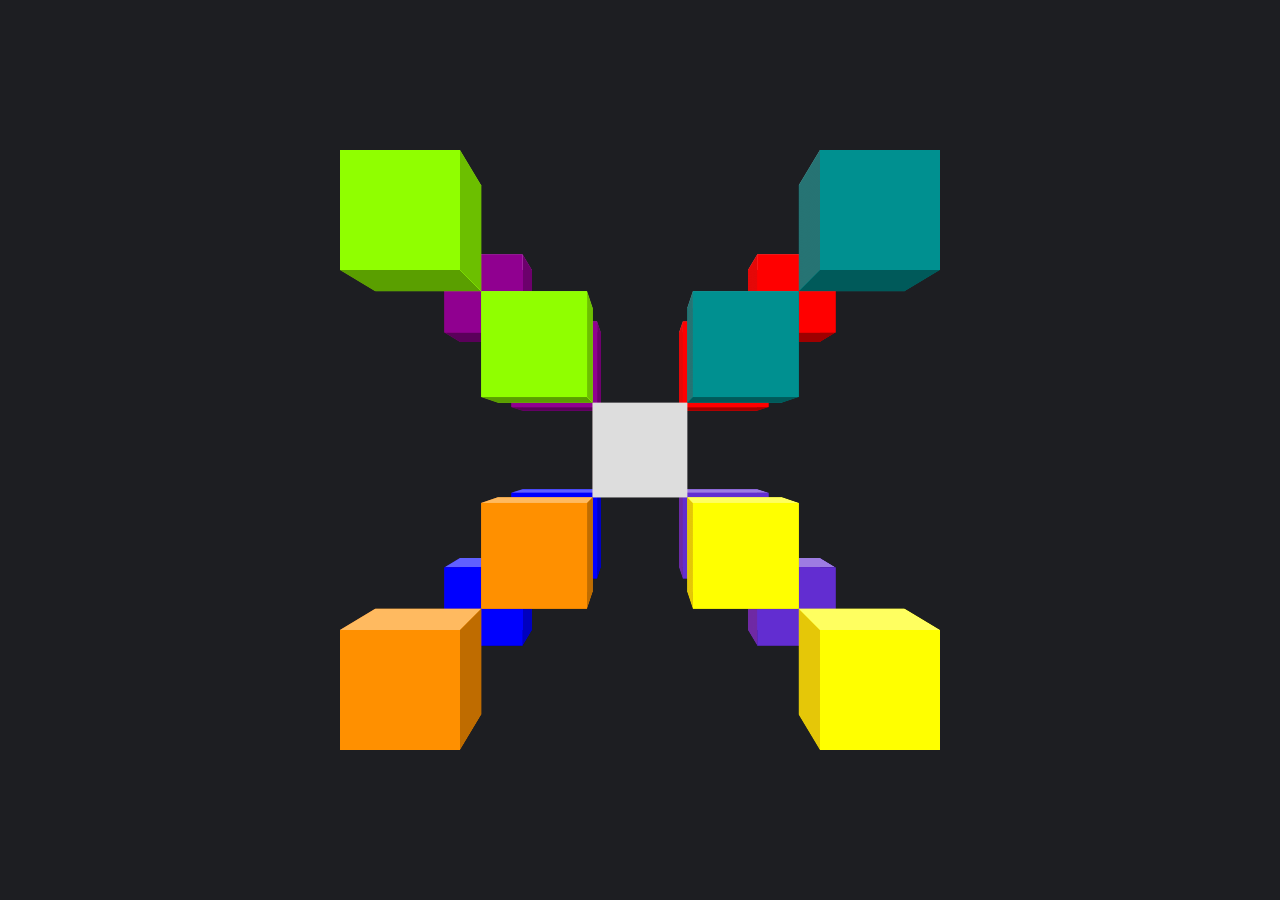
<file: index.html>
<head>
	<link rel="stylesheet" href="index.css">
</head>
<body>
<div scene style="--size: 50vmin">
	<div rotation animate="true">
	  <div center-z>
		<div grid style="--dimension: 5">
		  <!-- l: layers counted from bottom to top -->
		  <!-- r: row counted from back to front -->
		  <!-- c: column counted from left to right -->
  
		  <!-- layer 1 -->
		  <div pixel style="--l: 1; --r: 1; --c: 1; --color: #FF9000"><span></span></div>
		  <div pixel style="--l: 1; --r: 5; --c: 1; --color: #0000FF"><span></span></div>
		  <div pixel style="--l: 1; --r: 1; --c: 5; --color: #FFFF00"><span></span></div>
		  <div pixel style="--l: 1; --r: 5; --c: 5; --color: #622DD1"><span></span></div>
 <!--       <div id="i">

	   </div> -->
		  <!-- layer 2 -->
		  <div pixel style="--l: 2; --r: 2; --c: 2; --color: #FF9000"><span></span></div>
		  <div pixel style="--l: 2; --r: 4; --c: 2; --color: #0000FF"><span></span></div>
		  <div pixel style="--l: 2; --r: 2; --c: 4; --color: #FFFF00"><span></span></div>
		  <div pixel style="--l: 2; --r: 4; --c: 4; --color: #622DD1"><span></span></div>
		  <!-- layer 3-->
		  <div pixel style="--l: 3; --r: 3; --c: 3; --color: #DDDDDD"><span></span></div>
		  <!-- layer 4-->
		  <div pixel style="--l: 4; --r: 2; --c: 2; --color: #90FF00"><span></span></div>
		  <div pixel style="--l: 4; --r: 4; --c: 2; --color: #900090"><span></span></div>
		  <div pixel style="--l: 4; --r: 2; --c: 4; --color: #009090"><span></span></div>
		  <div pixel style="--l: 4; --r: 4; --c: 4; --color: #FF0000"><span></span></div>
  
		  <!-- layer 5-->
		  <div pixel style="--l: 5; --r: 1; --c: 1; --color: #90FF00"><span></span></div>
		  <div pixel style="--l: 5; --r: 5; --c: 1; --color: #900090"><span></span></div>
		  <div pixel style="--l: 5; --r: 1; --c: 5; --color: #009090"><span></span></div>
		  <div pixel style="--l: 5; --r: 5; --c: 5; --color: #FF0000"><span></span></div>
  
		</div>
	  </div>
	</div>
  </div>
</body>
</file>
<file: index.css>
*, *::before, *::after { margin: 0; padding: 0; box-sizing: border-box }
body { height: 100vh; display: grid; place-items: center; background-color: #1D1E22 }

/* scene set-up */
[scene], [rotation], [center-z] { display: grid }
[scene] :not(:empty) { transform-style: preserve-3d }
[scene] { width: var(--size); perspective: calc(var(--size) * 2); aspect-ratio: 1 }

/* rotate/animate scene  */
[rotation][animate="true"] { animation: rotateScene 10s linear infinite }
@keyframes rotateScene{ to { transform: rotateY(360deg) } }

/* position contents to z-center */
[center-z] { transform: translateZ(calc(var(--size) * .5)) }

/* grid */
[grid] { 
  display: grid;
  grid-template-columns: repeat(var(--dimension), 1fr);
  grid-template-rows: repeat(var(--dimension), 1fr);
}

/* pixel */
[pixel] {
  --pixel-size: calc(var(--size) / var(--dimension));
  grid-row: calc(var(--dimension) - var(--l) + 1); 
  grid-column: var(--c); 
  transform: translateZ(calc(var(--pixel-size) * (var(--r) - 1) * -1));
  background-color: var(--color);
}
/* sides set up */
[pixel], [pixel] > span { display: grid }
[pixel] > span { background-color: inherit; transform-style: preserve-3d }
[pixel]::before, [pixel]::after, [pixel] > span::before, [pixel] > span::after { content: ""; background-color: inherit }
[pixel]::before, [pixel]::after, [pixel] > span, [pixel] > span::before, [pixel] > span::after { grid-column: 1; grid-row: 1 }

/*sides orientation*/
[pixel]::before { transform-origin: left; transform: rotateY(90deg) } /*left*/
[pixel]::after { transform-origin: right; transform: rotateY(-90deg) } /*right*/
[pixel] > span { transform: translateZ(calc(var(--pixel-size) * -1)) } /*back*/
[pixel] > span::before { transform-origin: top; transform: rotateX(90deg) } /*top*/
[pixel] > span::after { transform-origin: bottom; transform: rotateX(-90deg) } /*bottom*/

/* shading */
[pixel]::after{ background-image: linear-gradient(rgb(0 0 0 / .25) 100%, transparent) }/*right*/
[pixel] > span::after { background-image: linear-gradient(rgb(0 0 0 / .375) 100%, transparent) }/*bottom*/

/*lighting*/
[pixel]::before { background-image: linear-gradient(rgba(150, 30, 30, 0.25) 100%, transparent) }/*left*/
[pixel] > span::before { background-image: linear-gradient(rgb(255 255 255 / .375) 100%, transparent) }/*top*/
</file>
